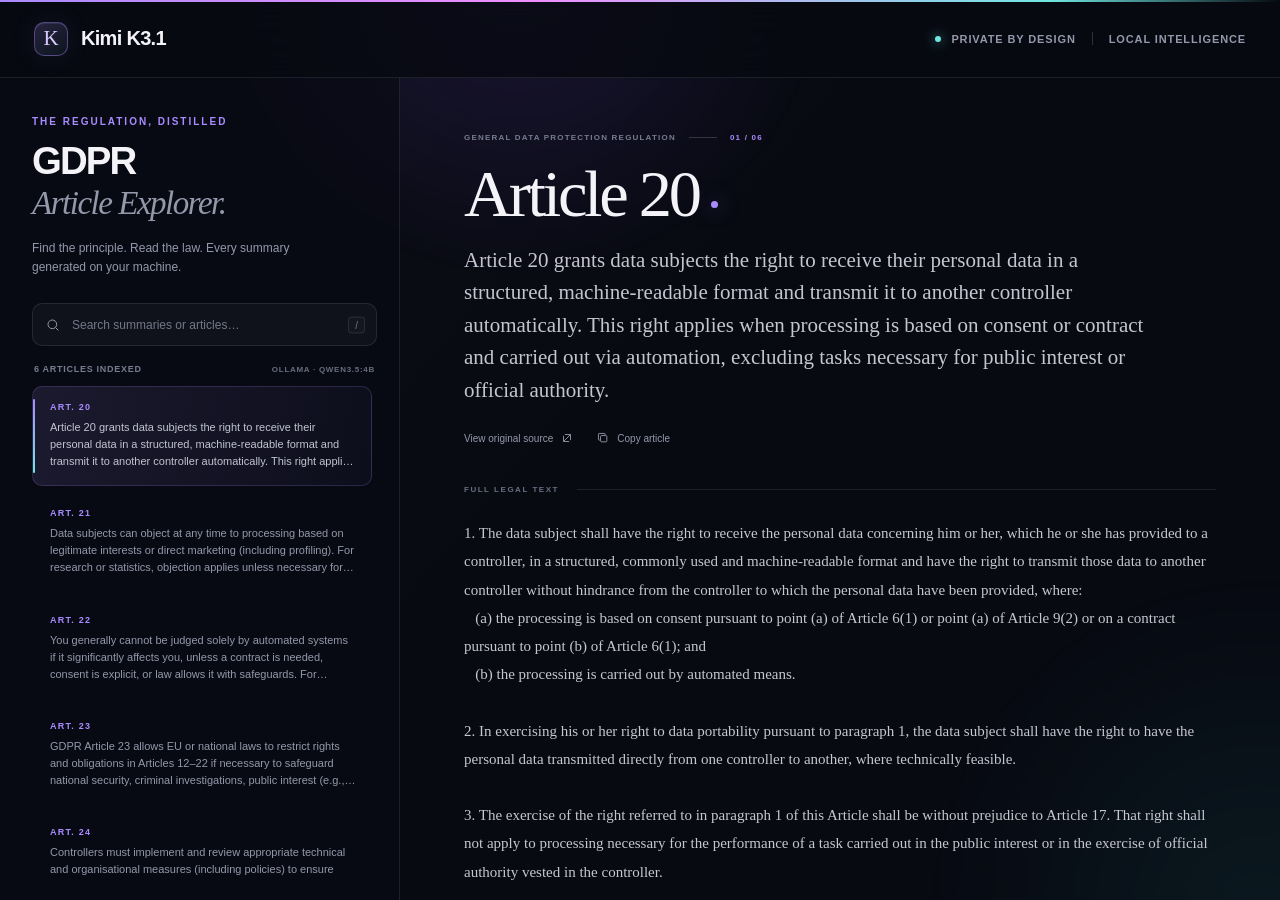
<file: day-2/vibe/kimi/index.html>
<!doctype html>
<html lang="en">
<head>
  <meta charset="utf-8">
  <meta name="viewport" content="width=device-width, initial-scale=1">
  <meta name="description" content="A private, local-AI powered explorer for the GDPR articles.">
  <title>GDPR Article Explorer — Kimi K3.1</title>
  <link rel="stylesheet" href="styles.css">
</head>
<body>
  <div class="ambient ambient-one" aria-hidden="true"></div>
  <div class="ambient ambient-two" aria-hidden="true"></div>

  <header class="masthead">
    <a class="brand" href="./" aria-label="Kimi K3.1 GDPR explorer home">
      <span class="brand-mark" aria-hidden="true">K</span>
      <span class="brand-name">Kimi K3.1</span>
    </a>
    <div class="masthead-meta">
      <span class="status-dot" aria-hidden="true"></span>
      <span>Private by design</span>
      <span class="meta-divider" aria-hidden="true"></span>
      <span>Local intelligence</span>
    </div>
  </header>

  <main class="app-shell">
    <aside class="sidebar" aria-label="GDPR article summaries">
      <section class="intro">
        <p class="eyebrow">The regulation, distilled</p>
        <h1>GDPR<br><span>Article Explorer.</span></h1>
        <p class="intro-copy">Find the principle. Read the law. Every summary generated on your machine.</p>
      </section>

      <div class="search-wrap">
        <svg class="search-icon" viewBox="0 0 24 24" fill="none" aria-hidden="true">
          <circle cx="11" cy="11" r="6.5"></circle>
          <path d="m16 16 4 4"></path>
        </svg>
        <label class="sr-only" for="search">Search article summaries</label>
        <input id="search" type="search" placeholder="Search summaries or articles…" autocomplete="off">
        <kbd aria-hidden="true">/</kbd>
      </div>

      <div class="index-meta">
        <span id="article-count">Loading articles…</span>
        <span class="local-label">OLLAMA · QWEN3.5:4B</span>
      </div>

      <nav id="article-list" class="article-list" aria-label="Select an article"></nav>
      <p id="no-results" class="no-results" hidden>No matching articles. Try another search.</p>
    </aside>

    <section id="article-detail" class="article-detail" aria-live="polite" aria-busy="true">
      <div id="loading" class="loading-state">
        <span class="loader" aria-hidden="true"></span>
        <p>Opening the regulation…</p>
      </div>

      <article id="article-content" class="article-content" hidden>
        <header class="article-header">
          <div class="article-kicker">
            <span id="chapter-label">GENERAL DATA PROTECTION REGULATION</span>
            <span class="kicker-line" aria-hidden="true"></span>
            <span id="position-label"></span>
          </div>
          <h2 id="article-title"></h2>
          <p id="article-summary" class="article-summary"></p>
          <div class="article-actions">
            <a id="source-link" class="source-link" href="https://gdpr-info.eu/" target="_blank" rel="noopener noreferrer">
              View original source
              <svg viewBox="0 0 20 20" fill="none" aria-hidden="true"><path d="M7 5h8v8M15 5l-9.5 9.5M13 15H5V7"></path></svg>
            </a>
            <button id="copy-button" class="copy-button" type="button">
              <svg viewBox="0 0 20 20" fill="none" aria-hidden="true"><rect x="6.5" y="6.5" width="9" height="9" rx="1.5"></rect><path d="M13 6.5v-2a1 1 0 0 0-1-1H4.5a1 1 0 0 0-1 1V12a1 1 0 0 0 1 1h2"></path></svg>
              <span>Copy article</span>
            </button>
          </div>
        </header>

        <div class="law-heading">
          <span>FULL LEGAL TEXT</span>
          <span class="law-rule" aria-hidden="true"></span>
        </div>
        <div id="full-article" class="legal-text"></div>

        <footer class="article-footer">
          <p>Official text via gdpr-info.eu. AI summaries are for orientation, not legal advice.</p>
          <div class="pagination">
            <button id="previous-button" type="button" aria-label="Previous article">
              <svg viewBox="0 0 20 20" fill="none" aria-hidden="true"><path d="m12.5 4.5-5 5.5 5 5.5"></path></svg>
              Previous
            </button>
            <button id="next-button" type="button" aria-label="Next article">
              Next
              <svg viewBox="0 0 20 20" fill="none" aria-hidden="true"><path d="m7.5 4.5 5 5.5-5 5.5"></path></svg>
            </button>
          </div>
        </footer>
      </article>

      <div id="error-state" class="error-state" hidden>
        <p class="eyebrow">Unable to load</p>
        <h2>The article index is missing.</h2>
        <p>Run <code>python3 scrape_gdpr.py</code>, then refresh this page.</p>
      </div>
    </section>
  </main>

  <script src="app.js"></script>
</body>
</html>
</file>
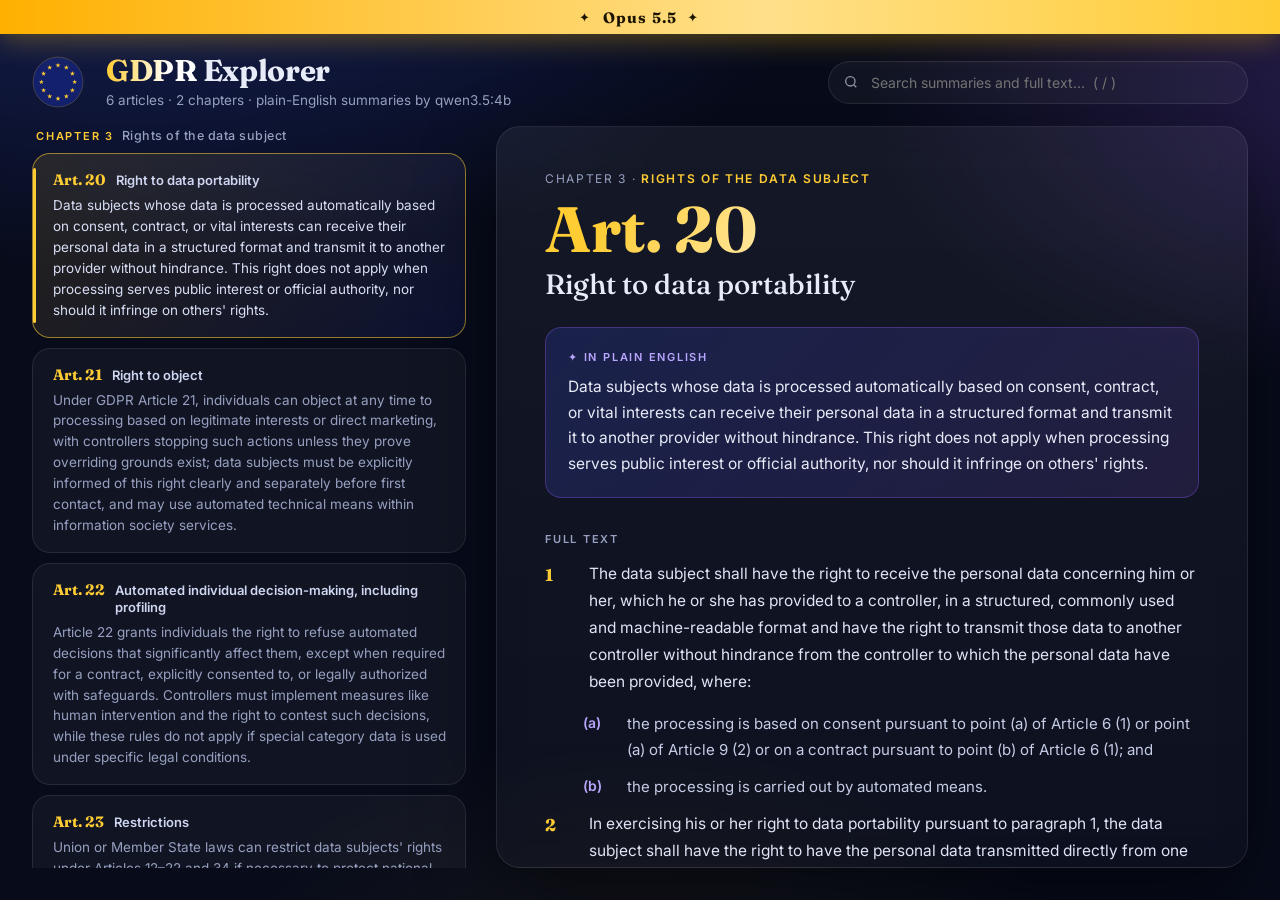
<file: day-2/vibe/opus/index.html>
<!doctype html>
<html lang="en">
<head>
<meta charset="utf-8">
<meta name="viewport" content="width=device-width, initial-scale=1">
<title>GDPR Explorer</title>
<link rel="preconnect" href="https://fonts.googleapis.com">
<link href="https://fonts.googleapis.com/css2?family=Fraunces:opsz,wght@9..144,500;9..144,700&family=Inter:wght@400;500;600&display=swap" rel="stylesheet">
<style>
:root{
  --bg:#070b1a; --bg2:#0d1430; --panel:rgba(255,255,255,.045); --panel-hi:rgba(255,255,255,.08);
  --line:rgba(255,255,255,.09); --text:#e8ecf8; --muted:#97a0c0; --gold:#ffcc33; --gold2:#ffb000;
  --blue:#3d5afe; --violet:#9b5cff; --radius:18px;
  --serif:"Fraunces",Georgia,serif; --sans:"Inter",system-ui,-apple-system,sans-serif;
}
*{box-sizing:border-box;margin:0;padding:0}
html,body{height:100%}
body{font-family:var(--sans);color:var(--text);background:var(--bg);overflow:hidden;
  background-image:radial-gradient(1200px 600px at 10% -10%,rgba(61,90,254,.28),transparent 60%),
                   radial-gradient(900px 500px at 110% 10%,rgba(155,92,255,.22),transparent 60%),
                   radial-gradient(800px 600px at 50% 120%,rgba(255,204,51,.08),transparent 60%);}
/* Opus banner */
.banner{position:relative;z-index:5;height:34px;display:flex;align-items:center;justify-content:center;gap:10px;
  font-size:13px;font-weight:600;letter-spacing:.22em;text-transform:uppercase;color:#1a1300;
  background:linear-gradient(90deg,#ffb000,#ffe08a 30%,#ffcc33 50%,#ffe08a 70%,#ffb000);background-size:200% 100%;
  animation:sheen 8s linear infinite;box-shadow:0 4px 30px rgba(255,190,0,.35)}
.banner b{font-family:var(--serif);letter-spacing:.08em;font-size:15px;text-transform:none}
@keyframes sheen{to{background-position:-200% 0}}
/* header */
header{display:flex;align-items:center;gap:22px;padding:22px 32px 18px;flex-wrap:wrap}
.stars{width:52px;height:52px;flex:none}
h1{font-family:var(--serif);font-weight:700;font-size:30px;letter-spacing:-.01em;line-height:1}
h1 span{background:linear-gradient(90deg,var(--gold),#fff 70%);-webkit-background-clip:text;background-clip:text;color:transparent}
.sub{color:var(--muted);font-size:13.5px;margin-top:6px}
.search{margin-left:auto;position:relative;flex:1;max-width:420px;min-width:220px}
.search input{width:100%;padding:12px 16px 12px 42px;border-radius:999px;border:1px solid var(--line);
  background:var(--panel);color:var(--text);font:inherit;font-size:14px;outline:none;transition:.2s}
.search input:focus{border-color:rgba(255,204,51,.6);background:var(--panel-hi);box-shadow:0 0 0 4px rgba(255,204,51,.1)}
.search svg{position:absolute;left:15px;top:50%;transform:translateY(-50%);opacity:.6}
/* layout */
main{display:grid;grid-template-columns:minmax(320px,440px) 1fr;gap:24px;padding:0 32px 28px;height:calc(100vh - 34px - 96px)}
.list{overflow-y:auto;padding-right:6px;scrollbar-width:thin;scrollbar-color:rgba(255,255,255,.15) transparent}
.chapter{font-size:11px;font-weight:600;letter-spacing:.16em;text-transform:uppercase;color:var(--gold);
  margin:18px 4px 10px;display:flex;gap:8px;align-items:center}
.chapter:first-child{margin-top:2px}
.chapter i{font-style:normal;color:var(--muted);letter-spacing:.04em;text-transform:none;font-weight:500;font-size:12.5px}
.card{position:relative;display:block;width:100%;text-align:left;font:inherit;color:inherit;cursor:pointer;
  padding:16px 18px 16px 20px;margin-bottom:10px;border-radius:var(--radius);border:1px solid var(--line);
  background:var(--panel);backdrop-filter:blur(12px);transition:transform .18s,border-color .18s,background .18s;
  animation:rise .5s both}
.card:hover{transform:translateY(-2px);background:var(--panel-hi);border-color:rgba(255,255,255,.18)}
.card.active{border-color:rgba(255,204,51,.55);background:linear-gradient(135deg,rgba(255,204,51,.12),rgba(61,90,254,.10))}
.card.active::before{content:"";position:absolute;left:0;top:14px;bottom:14px;width:3px;border-radius:3px;background:var(--gold)}
.card .top{display:flex;align-items:baseline;gap:10px;margin-bottom:6px}
.num{font-family:var(--serif);font-weight:700;font-size:15px;color:var(--gold);white-space:nowrap}
.ttl{font-size:13px;font-weight:600;color:#cfd6f2;line-height:1.3}
.card p{font-size:13.5px;line-height:1.55;color:var(--muted)}
.card.active p{color:#d8def5}
@keyframes rise{from{opacity:0;transform:translateY(8px)}}
mark{background:rgba(255,204,51,.3);color:inherit;border-radius:3px;padding:0 1px}
/* detail */
.detail{position:relative;overflow-y:auto;border-radius:24px;border:1px solid var(--line);
  background:linear-gradient(180deg,rgba(255,255,255,.06),rgba(255,255,255,.025));backdrop-filter:blur(16px);
  box-shadow:0 30px 80px rgba(0,0,0,.45)}
.detail-inner{max-width:780px;margin:0 auto;padding:44px 48px 60px;animation:fade .35s both}
@keyframes fade{from{opacity:0;transform:translateY(6px)}}
.crumb{font-size:12px;letter-spacing:.14em;text-transform:uppercase;color:var(--muted);margin-bottom:14px}
.crumb b{color:var(--gold);font-weight:600}
.big{font-family:var(--serif);font-size:64px;line-height:.9;font-weight:700;
  background:linear-gradient(120deg,var(--gold) 10%,#fff 60%);-webkit-background-clip:text;background-clip:text;color:transparent}
.detail h2{font-family:var(--serif);font-weight:500;font-size:28px;line-height:1.2;margin:10px 0 26px}
.summary{padding:20px 22px;border-radius:16px;margin-bottom:34px;font-size:15.5px;line-height:1.65;
  background:linear-gradient(135deg,rgba(61,90,254,.18),rgba(155,92,255,.12));border:1px solid rgba(155,92,255,.3)}
.summary small{display:flex;align-items:center;gap:8px;font-size:11px;font-weight:600;letter-spacing:.16em;
  text-transform:uppercase;color:#b9a6ff;margin-bottom:8px}
.label{font-size:11px;font-weight:600;letter-spacing:.16em;text-transform:uppercase;color:var(--muted);margin-bottom:14px}
.para{display:grid;grid-template-columns:38px 1fr;gap:6px;margin-bottom:16px;font-size:15.5px;line-height:1.75;color:#dfe4f6}
.para .n{font-family:var(--serif);font-weight:700;color:var(--gold);font-size:17px}
.para.sub{grid-template-columns:38px 1fr;margin-left:38px;margin-bottom:10px;font-size:15px;color:#c5cce6}
.para.sub .n{font-family:var(--sans);font-weight:600;font-size:14px;color:#b9a6ff}
.para.subsub{margin-left:76px}
.recitals{margin-top:36px;padding-top:24px;border-top:1px solid var(--line)}
.chips{display:flex;flex-wrap:wrap;gap:8px}
.chip{font-size:12.5px;padding:7px 12px;border-radius:999px;background:var(--panel);border:1px solid var(--line);color:#cfd6f2}
.chip b{color:var(--gold);margin-right:6px}
.foot{display:flex;justify-content:space-between;align-items:center;gap:12px;margin-top:36px;flex-wrap:wrap}
.btn{display:inline-flex;align-items:center;gap:8px;font:inherit;font-size:13px;font-weight:600;color:var(--text);
  padding:10px 16px;border-radius:999px;border:1px solid var(--line);background:var(--panel);cursor:pointer;text-decoration:none;transition:.2s}
.btn:hover{border-color:var(--gold);color:var(--gold)}
.empty{height:100%;display:flex;flex-direction:column;align-items:center;justify-content:center;color:var(--muted);text-align:center;padding:40px}
.close{display:none}
@media (max-width:860px){
  body{overflow:auto}
  header{padding:18px 16px 14px}
  .search{max-width:none;margin-left:0;flex-basis:100%}
  main{grid-template-columns:1fr;height:auto;padding:0 16px 24px}
  .list{overflow:visible}
  .detail{position:fixed;inset:34px 0 0;border-radius:0;z-index:4;transform:translateX(100%);transition:transform .3s;background:var(--bg2)}
  .detail.open{transform:none}
  .detail-inner{padding:28px 20px 60px}
  .big{font-size:48px}
  .close{display:inline-flex;margin-bottom:18px}
  .para.sub{margin-left:18px}.para.subsub{margin-left:36px}
}
</style>
</head>
<body>
<div class="banner"><span>✦</span><b>Opus 5.5</b><span>✦</span></div>
<header>
  <svg class="stars" viewBox="0 0 100 100" aria-hidden="true">
    <circle cx="50" cy="50" r="48" fill="#13206b" stroke="rgba(255,204,51,.4)"/>
    <g fill="#ffcc33" id="ring"></g>
  </svg>
  <div>
    <h1><span>GDPR</span> Explorer</h1>
    <div class="sub" id="sub">General Data Protection Regulation · plain-English summaries by qwen3.5:4b</div>
  </div>
  <label class="search">
    <svg width="16" height="16" viewBox="0 0 24 24" fill="none" stroke="currentColor" stroke-width="2"><circle cx="11" cy="11" r="7"/><path d="m20 20-3.5-3.5"/></svg>
    <input id="q" type="search" placeholder="Search summaries and full text…  ( / )" autocomplete="off">
  </label>
</header>
<main>
  <nav class="list" id="list" aria-label="Articles"></nav>
  <section class="detail" id="detail"><div class="empty">Select an article on the left.</div></section>
</main>
<script>
// EU circle of stars
(() => { const g = document.getElementById('ring'); let s = '';
  for (let i = 0; i < 12; i++) { const a = i / 12 * 2 * Math.PI, x = 50 + 32 * Math.sin(a), y = 50 - 32 * Math.cos(a);
    s += `<polygon transform="translate(${x} ${y}) scale(5)" points="0,-1 .22,-.31 .95,-.31 .36,.12 .59,.81 0,.38 -.59,.81 -.36,.12 -.95,-.31 -.22,-.31"/>`; }
  g.innerHTML = s; })();

let ARTS = [], current = null;
const $ = id => document.getElementById(id);
const esc = s => (s || '').replace(/[&<>"]/g, c => ({'&':'&amp;','<':'&lt;','>':'&gt;','"':'&quot;'}[c]));
const hl = (s, q) => q ? esc(s).replace(new RegExp('(' + q.replace(/[.*+?^${}()|[\]\\]/g, '\\$&') + ')', 'gi'), '<mark>$1</mark>') : esc(s);

fetch('gdpr.json').then(r => r.json()).then(d => {
  ARTS = d.GDPR;
  const ch = new Set(ARTS.map(a => a.chapter).filter(Boolean)).size;
  $('sub').textContent = `${ARTS.length} articles · ${ch} chapter${ch === 1 ? '' : 's'} · plain-English summaries by qwen3.5:4b`;
  renderList();
  const m = location.hash.match(/art-(\d+)/);
  select(m ? +m[1] : ARTS[0].number, false);
});

function renderList() {
  const q = $('q').value.trim(), ql = q.toLowerCase();
  let html = '', lastCh = null, i = 0;
  for (const a of ARTS) {
    if (ql && !(a.summary + a.title + a.full_article + a.article).toLowerCase().includes(ql)) continue;
    if (a.chapter !== lastCh) { lastCh = a.chapter;
      html += `<div class="chapter">${esc(a.chapter || 'GDPR')} <i>${esc(a.chapter_title || '')}</i></div>`; }
    html += `<button class="card${a.number === current ? ' active' : ''}" data-n="${a.number}" style="animation-delay:${Math.min(i++, 20) * 30}ms">
      <div class="top"><span class="num">${esc(a.article)}</span><span class="ttl">${hl(a.title, q)}</span></div>
      <p>${hl(a.summary, q)}</p></button>`;
  }
  $('list').innerHTML = html || '<div class="empty">No articles match.</div>';
}

function formatArticle(text) {
  return text.split('\n').map(line => {
    const depth = (line.match(/^ */)[0].length) / 4, t = line.trim();
    const m = t.match(/^(\d+\.|\([a-z]+\))\s+(.*)$/);
    if (!m) { // continuation text after a sub-list: align with its parent item's text
      const d = Math.max(0, depth - 1), c = d === 0 ? 'para' : d === 1 ? 'para sub' : 'para sub subsub';
      return `<div class="${c}"><span class="n"></span><span>${linkify(esc(t))}</span></div>`; }
    const cls = depth === 0 ? 'para' : depth === 1 ? 'para sub' : 'para sub subsub';
    return `<div class="${cls}"><span class="n">${m[1].replace('.', '')}</span><span>${linkify(esc(m[2]))}</span></div>`;
  }).join('');
}
// make "Article 9" clickable when we have it
const linkify = s => s.replace(/Article (\d+)/g, (w, n) => ARTS.some(a => a.number === +n)
  ? `<a href="#art-${n}" style="color:var(--gold)">${w}</a>` : w);

function select(n, scroll = true) {
  const a = ARTS.find(x => x.number === n); if (!a) return;
  current = n; history.replaceState(null, '', '#art-' + n);
  document.querySelectorAll('.card').forEach(c => c.classList.toggle('active', +c.dataset.n === n));
  const idx = ARTS.indexOf(a), prev = ARTS[idx - 1], next = ARTS[idx + 1];
  const recs = (a.recitals || []).map(r => { const m = r.match(/\(\s*(\d+)\s*\)\s*(.*)/);
    return m ? `<span class="chip"><b>${m[1]}</b>${esc(m[2])}</span>` : `<span class="chip">${esc(r)}</span>`; }).join('');
  $('detail').innerHTML = `<div class="detail-inner">
    <button class="btn close" onclick="$('detail').classList.remove('open')">← All articles</button>
    <div class="crumb">${esc(a.chapter || '')} · <b>${esc(a.chapter_title || '')}</b></div>
    <div class="big">${esc(a.article)}</div>
    <h2>${esc(a.title)}</h2>
    <div class="summary"><small>✦ In plain English</small>${esc(a.summary)}</div>
    <div class="label">Full text</div>
    ${formatArticle(a.full_article)}
    ${recs ? `<div class="recitals"><div class="label">Suitable recitals</div><div class="chips">${recs}</div></div>` : ''}
    <div class="foot">
      <span>${prev ? `<button class="btn" onclick="select(${prev.number})">← ${esc(prev.article)}</button>` : ''}</span>
      <a class="btn" href="${esc(a.url)}" target="_blank" rel="noopener">View on gdpr-info.eu ↗</a>
      <span>${next ? `<button class="btn" onclick="select(${next.number})">${esc(next.article)} →</button>` : ''}</span>
    </div></div>`;
  $('detail').scrollTop = 0;
  if (scroll) { $('detail').classList.add('open');
    document.querySelector('.card.active')?.scrollIntoView({block: 'nearest', behavior: 'smooth'}); }
}

$('list').addEventListener('click', e => { const c = e.target.closest('.card'); if (c) select(+c.dataset.n); });
$('q').addEventListener('input', renderList);
window.addEventListener('hashchange', () => { const m = location.hash.match(/art-(\d+)/); if (m && +m[1] !== current) select(+m[1]); });
document.addEventListener('keydown', e => {
  if (e.key === '/' && document.activeElement !== $('q')) { e.preventDefault(); $('q').focus(); return; }
  if (e.key === 'Escape') { $('detail').classList.remove('open'); $('q').blur(); }
  if (!['ArrowDown', 'ArrowUp', 'j', 'k'].includes(e.key) || document.activeElement === $('q')) return;
  const cards = [...document.querySelectorAll('.card')], i = cards.findIndex(c => +c.dataset.n === current);
  const nxt = cards[i + (e.key === 'ArrowDown' || e.key === 'j' ? 1 : -1)];
  if (nxt) { e.preventDefault(); select(+nxt.dataset.n); }
});
</script>
</body>
</html>
</file>
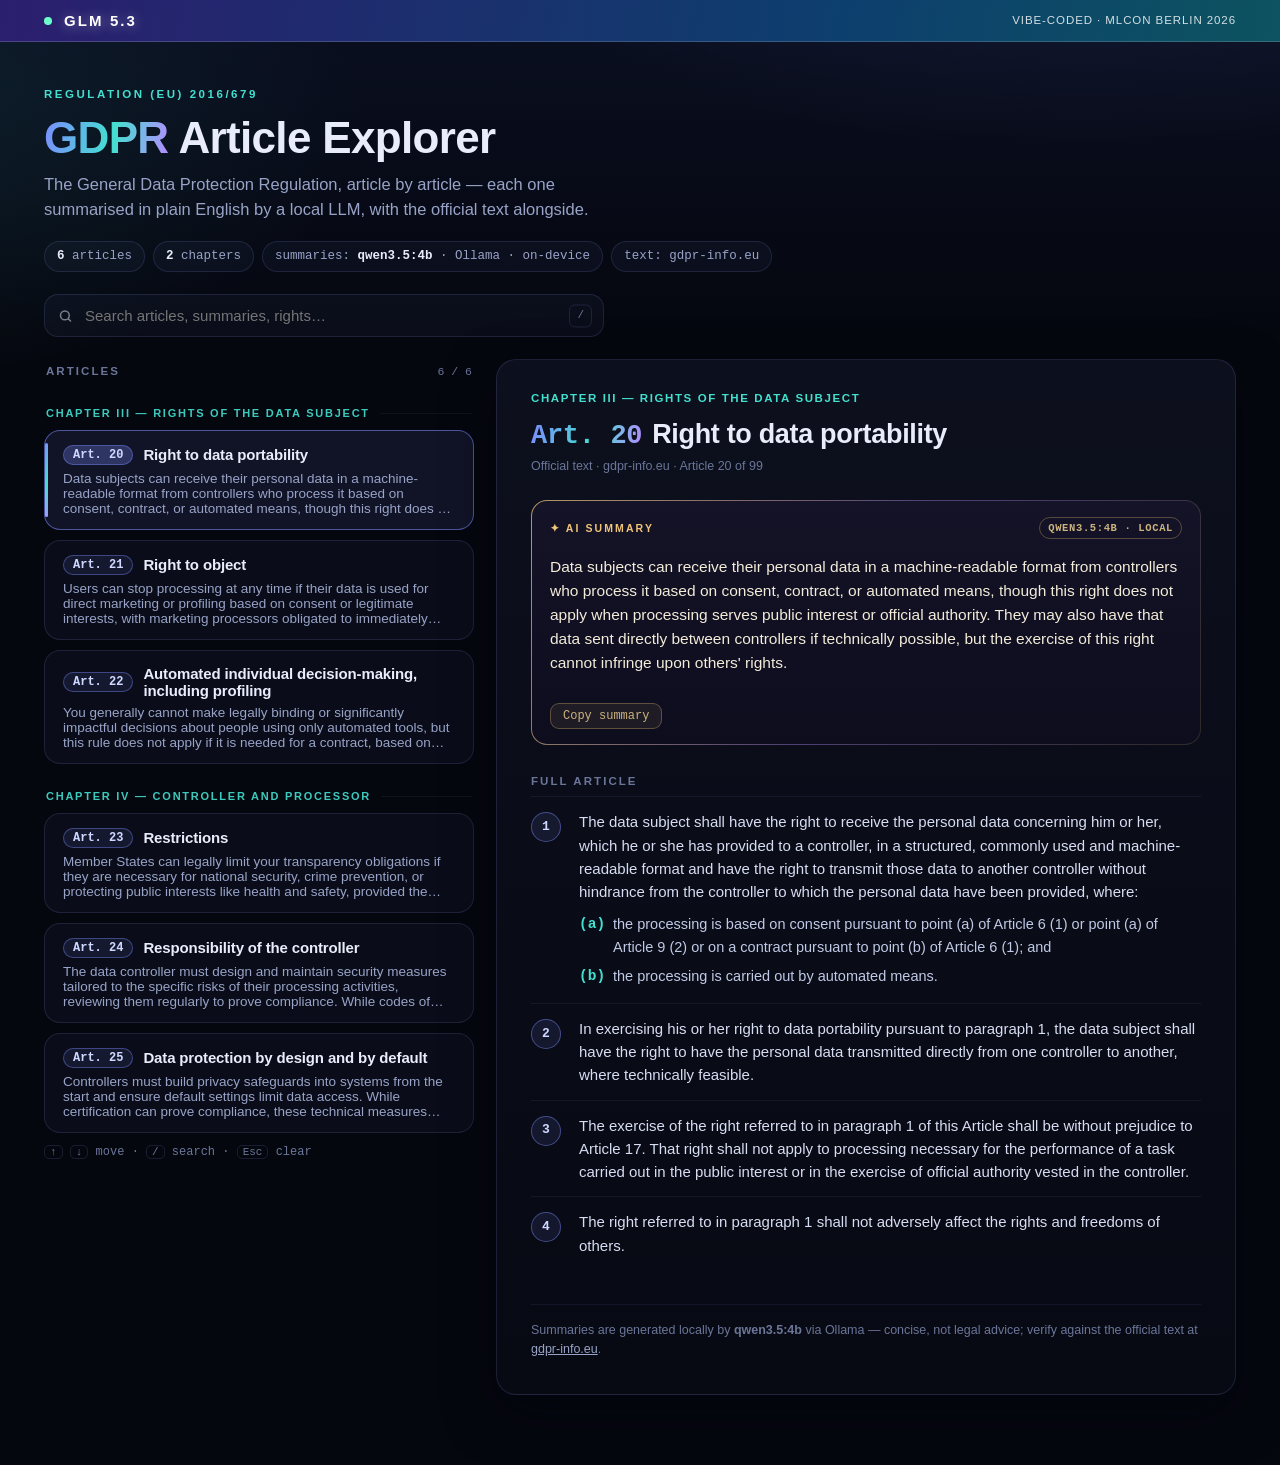
<file: day-2/vibe/glm/site/index.html>
<!doctype html>
<html lang="en">
<head>
<meta charset="utf-8">
<meta name="viewport" content="width=device-width, initial-scale=1">
<title>GDPR Article Explorer · GLM 5.3</title>
<style>
  :root {
    --bg0: #05070f;
    --bg1: #0a0f21;
    --panel: rgba(146, 160, 255, 0.045);
    --panel-hover: rgba(146, 160, 255, 0.085);
    --line: rgba(148, 163, 255, 0.14);
    --line-soft: rgba(148, 163, 255, 0.08);
    --text: #e9edfb;
    --muted: #98a3c7;
    --faint: #6b7699;
    --a1: #7c8cff;   /* indigo */
    --a2: #43e0d0;   /* teal   */
    --a3: #b48bff;   /* violet */
    --gold: #f0c579;
    --grad: linear-gradient(100deg, var(--a1), var(--a2) 55%, var(--a3));
    --mono: ui-monospace, "SF Mono", SFMono-Regular, Menlo, Consolas, monospace;
    --sans: -apple-system, BlinkMacSystemFont, "Segoe UI", Roboto, Inter, "Helvetica Neue", Arial, sans-serif;
    --shadow: 0 18px 50px rgba(2, 4, 12, 0.55);
  }
  * { box-sizing: border-box; }
  html { scrollbar-color: rgba(124,140,255,.35) transparent; }
  body {
    margin: 0; font-family: var(--sans); color: var(--text);
    background:
      radial-gradient(1100px 500px at 85% -10%, rgba(124, 140, 255, 0.13), transparent 60%),
      radial-gradient(900px 480px at -10% 8%, rgba(67, 224, 208, 0.09), transparent 55%),
      linear-gradient(180deg, var(--bg1), var(--bg0) 340px);
    background-color: var(--bg0);
    min-height: 100vh; line-height: 1.55;
  }

  /* ── GLM 5.3 banner ─────────────────────────────────────────── */
  .banner {
    position: sticky; top: 0; z-index: 40;
    background: linear-gradient(100deg, #2b1e6e, #0d3f6e 30%, #0c5f57 55%, #45126b 85%, #2b1e6e);
    background-size: 220% 100%;
    animation: bannerflow 14s linear infinite;
    border-bottom: 1px solid rgba(255, 255, 255, 0.16);
  }
  @keyframes bannerflow { to { background-position: 220% 0; } }
  .banner-inner {
    max-width: 1240px; margin: 0 auto; padding: 9px 24px;
    display: flex; align-items: center; gap: 12px;
  }
  .banner .wordmark {
    font-weight: 800; font-size: 15px; letter-spacing: 0.14em;
    color: #fff; text-shadow: 0 1px 12px rgba(255, 255, 255, 0.45);
    white-space: nowrap;
  }
  .banner .pulse {
    width: 8px; height: 8px; border-radius: 50%; background: #6dffc9;
    box-shadow: 0 0 0 0 rgba(109, 255, 201, 0.7); animation: pulse 2.2s infinite; flex: none;
  }
  @keyframes pulse { 70% { box-shadow: 0 0 0 9px rgba(109, 255, 201, 0); } 100% { box-shadow: 0 0 0 0 rgba(109, 255, 201, 0); } }
  .banner .tag {
    margin-left: auto; font-size: 11.5px; letter-spacing: 0.08em; text-transform: uppercase;
    color: rgba(255, 255, 255, 0.82); white-space: nowrap;
  }
  @media (max-width: 640px) { .banner .tag span.opt { display: none; } }

  /* ── header ─────────────────────────────────────────────────── */
  .wrap { max-width: 1240px; margin: 0 auto; padding: 0 24px 72px; }
  header.hero { padding: 44px 0 22px; }
  .hero .eyebrow {
    font-size: 11.5px; font-weight: 700; letter-spacing: 0.22em; text-transform: uppercase;
    color: var(--a2); margin: 0 0 10px;
  }
  .hero h1 {
    margin: 0 0 10px; font-size: clamp(28px, 4.4vw, 44px); line-height: 1.08;
    font-weight: 800; letter-spacing: -0.015em;
  }
  .hero h1 .gdpr { background: var(--grad); -webkit-background-clip: text; background-clip: text; color: transparent; }
  .hero .lede { margin: 0 0 18px; color: var(--muted); font-size: 16.5px; max-width: 62ch; }
  .chips { display: flex; flex-wrap: wrap; gap: 8px; margin-bottom: 22px; }
  .chip {
    font-size: 12.5px; color: var(--muted); padding: 5px 12px; border-radius: 999px;
    border: 1px solid var(--line); background: var(--panel); font-family: var(--mono);
  }
  .chip b { color: var(--text); font-weight: 600; }

  .searchrow { position: relative; max-width: 560px; }
  .searchrow svg { position: absolute; left: 14px; top: 50%; transform: translateY(-50%); opacity: .5; }
  #search {
    width: 100%; padding: 12px 88px 12px 40px; border-radius: 14px;
    border: 1px solid var(--line); background: var(--panel); color: var(--text);
    font-size: 15px; font-family: var(--sans); outline: none; transition: border .15s, box-shadow .15s;
  }
  #search:focus { border-color: var(--a1); box-shadow: 0 0 0 4px rgba(124, 140, 255, 0.18); }
  .kbd {
    position: absolute; right: 12px; top: 50%; transform: translateY(-50%);
    font-family: var(--mono); font-size: 11px; color: var(--faint);
    border: 1px solid var(--line); border-radius: 6px; padding: 2px 7px; pointer-events: none;
  }

  /* ── layout ─────────────────────────────────────────────────── */
  .layout { display: grid; grid-template-columns: minmax(340px, 430px) 1fr; gap: 22px; align-items: start; }
  @media (max-width: 920px) { .layout { grid-template-columns: 1fr; } .detail { display: none; } .detail.open { display: block; } }

  .pane-title {
    font-size: 11.5px; font-weight: 700; letter-spacing: 0.18em; text-transform: uppercase;
    color: var(--faint); margin: 4px 2px 10px; display: flex; justify-content: space-between; align-items: baseline;
  }
  .pane-title .n { font-family: var(--mono); letter-spacing: 0; font-weight: 500; }

  /* ── article list ───────────────────────────────────────────── */
  .list { display: flex; flex-direction: column; gap: 10px; }
  .group {
    font-size: 11px; font-weight: 700; letter-spacing: 0.16em; text-transform: uppercase;
    color: var(--a2); opacity: .9; margin: 14px 2px -2px; display: flex; align-items: center; gap: 10px;
  }
  .group::after { content: ""; height: 1px; flex: 1; background: var(--line-soft); }
  .card {
    position: relative; text-align: left; cursor: pointer; width: 100%;
    border: 1px solid var(--line); background: var(--panel); border-radius: 16px;
    padding: 14px 16px 13px 18px; color: var(--text); font-family: var(--sans);
    transition: background .15s, border-color .15s, transform .15s;
  }
  .card:hover { background: var(--panel-hover); border-color: rgba(148, 163, 255, 0.3); transform: translateY(-1px); }
  .card.sel { background: rgba(124, 140, 255, 0.1); border-color: rgba(124, 140, 255, 0.55); }
  .card.sel::before {
    content: ""; position: absolute; left: 0; top: 12px; bottom: 12px; width: 3px;
    border-radius: 3px; background: var(--grad);
  }
  .card .row1 { display: flex; align-items: center; gap: 10px; margin-bottom: 6px; }
  .artno {
    font-family: var(--mono); font-size: 12px; font-weight: 600; color: #cfd8ff;
    padding: 2px 9px; border-radius: 999px; border: 1px solid rgba(124, 140, 255, 0.4);
    background: rgba(124, 140, 255, 0.1); white-space: nowrap;
  }
  .card.sel .artno { background: rgba(124, 140, 255, 0.28); }
  .card .t { font-weight: 650; font-size: 15px; letter-spacing: -0.01em; }
  .card .s {
    color: var(--muted); font-size: 13.5px; display: -webkit-box;
    -webkit-line-clamp: 3; -webkit-box-orient: vertical; overflow: hidden;
  }
  .card .s mark, .sumcard .body mark { background: rgba(67, 224, 208, 0.22); color: #d9fff8; border-radius: 3px; padding: 0 2px; }
  .empty { color: var(--faint); padding: 28px 6px; text-align: center; font-size: 14px; }

  /* ── detail ─────────────────────────────────────────────────── */
  .detail { position: sticky; top: 76px; }
  .back {
    display: none; margin-bottom: 12px; font-size: 13px; color: var(--a2); background: none;
    border: none; cursor: pointer; padding: 0; font-family: var(--sans);
  }
  @media (max-width: 920px) { .back { display: inline-flex; gap: 6px; align-items: center; } .detail { position: static; } }
  .paper {
    border: 1px solid var(--line); border-radius: 20px; background: linear-gradient(180deg, rgba(146,160,255,.06), rgba(146,160,255,.02));
    box-shadow: var(--shadow); padding: 30px 34px 34px; animation: rise .28s ease both;
  }
  @keyframes rise { from { opacity: 0; transform: translateY(8px); } to { opacity: 1; transform: none; } }
  .paper .chapter { font-size: 11.5px; letter-spacing: 0.14em; text-transform: uppercase; color: var(--a2); font-weight: 700; margin: 0 0 10px; }
  .paper h2 { margin: 0 0 4px; font-size: clamp(21px, 2.6vw, 27px); line-height: 1.22; letter-spacing: -0.012em; font-weight: 750; }
  .paper h2 .no {
    font-family: var(--mono); background: var(--grad); -webkit-background-clip: text; background-clip: text;
    color: transparent; margin-right: 10px; font-weight: 700;
  }
  .paper .src { color: var(--faint); font-size: 12.5px; margin: 2px 0 0; }

  .sumcard {
    margin: 24px 0 8px; border-radius: 16px; padding: 1px; background: linear-gradient(120deg, rgba(240,197,121,.75), rgba(180,139,255,.4), rgba(240,197,121,.15));
  }
  .sumcard > .inner { border-radius: 15px; background: linear-gradient(180deg, #141327, #0e0d1e); padding: 16px 18px 15px; }
  .sumcard .microlabel {
    display: flex; align-items: center; gap: 8px; font-size: 10.5px; font-weight: 800;
    letter-spacing: 0.2em; text-transform: uppercase; color: var(--gold); margin-bottom: 8px;
  }
  .sumcard .microlabel .model {
    margin-left: auto; letter-spacing: 0.06em; font-weight: 600; font-family: var(--mono);
    color: #cbb37e; border: 1px solid rgba(240, 197, 121, 0.3); padding: 2px 8px; border-radius: 999px; font-size: 10.5px;
  }
  .sumcard .body { font-size: 15.5px; color: #f3ecd9; }
  .copybtn {
    margin-top: 12px; font-size: 12px; color: #cbb37e; background: rgba(240, 197, 121, 0.08);
    border: 1px solid rgba(240, 197, 121, 0.3); border-radius: 9px; padding: 5px 12px; cursor: pointer;
    font-family: var(--mono); transition: background .15s;
  }
  .copybtn:hover { background: rgba(240, 197, 121, 0.18); }

  .fulllabel { font-size: 11.5px; letter-spacing: 0.18em; text-transform: uppercase; color: var(--faint); font-weight: 700; margin: 28px 0 6px; }
  .para { display: grid; grid-template-columns: 34px 1fr; gap: 14px; padding: 13px 0; border-top: 1px solid var(--line-soft); }
  .para:first-of-type { border-top: none; }
  .para .num {
    width: 30px; height: 30px; border-radius: 50%; display: flex; align-items: center; justify-content: center;
    font-family: var(--mono); font-size: 13px; font-weight: 700; color: #cfd8ff;
    border: 1px solid rgba(124, 140, 255, 0.45); background: rgba(124, 140, 255, 0.1); margin-top: 2px;
  }
  .para .ptext { font-size: 15px; color: #d7ddf3; max-width: 74ch; }
  .subps { margin: 10px 0 2px; display: flex; flex-direction: column; gap: 7px; }
  .subp { display: grid; grid-template-columns: 26px 1fr; gap: 8px; font-size: 14.5px; color: #c0c9e6; max-width: 72ch; }
  .subp .lid { font-family: var(--mono); color: var(--a2); font-weight: 600; }

  footer { margin-top: 34px; color: var(--faint); font-size: 12.5px; border-top: 1px solid var(--line-soft); padding-top: 16px; }
  footer a { color: var(--muted); }
  .hint { color: var(--faint); font-size: 12px; margin-top: 10px; font-family: var(--mono); }
  kbd.h { border: 1px solid var(--line); border-radius: 5px; padding: 0 5px; font-size: 11px; }

  .fatal { padding: 60px 20px; text-align: center; color: var(--muted); }
  .fatal b { color: var(--text); }
</style>
</head>
<body>

<div class="banner" role="banner">
  <div class="banner-inner">
    <span class="pulse" aria-hidden="true"></span>
    <span class="wordmark">GLM&nbsp;5.3</span>
    <span class="tag"><span class="opt">vibe-coded&nbsp;·&nbsp;</span>MLCon Berlin 2026</span>
  </div>
</div>

<div class="wrap">
  <header class="hero">
    <p class="eyebrow">Regulation (EU) 2016/679</p>
    <h1><span class="gdpr">GDPR</span> Article Explorer</h1>
    <p class="lede">The General Data Protection Regulation, article by article — each one summarised in plain English by a local LLM, with the official text alongside.</p>
    <div class="chips">
      <span class="chip"><b id="stat-articles">…</b> articles</span>
      <span class="chip"><b id="stat-chapters">…</b> chapters</span>
      <span class="chip">summaries: <b>qwen3.5:4b</b> · Ollama · on-device</span>
      <span class="chip">text: gdpr-info.eu</span>
    </div>
    <div class="searchrow">
      <svg width="15" height="15" viewBox="0 0 24 24" fill="none" stroke="currentColor" stroke-width="2.4" stroke-linecap="round"><circle cx="11" cy="11" r="7"/><path d="M20 20l-3.5-3.5"/></svg>
      <input id="search" type="search" placeholder="Search articles, summaries, rights…" autocomplete="off" spellcheck="false" aria-label="Search articles">
      <span class="kbd">/</span>
    </div>
  </header>

  <div class="layout">
    <div>
      <div class="pane-title"><span>Articles</span><span class="n" id="listcount"></span></div>
      <div class="list" id="list" role="list"></div>
      <p class="hint"><kbd class="h">↑</kbd> <kbd class="h">↓</kbd> move · <kbd class="h">/</kbd> search · <kbd class="h">Esc</kbd> clear</p>
    </div>

    <section class="detail" id="detail" aria-live="polite"></section>
  </div>
</div>

<script>
"use strict";

const state = { items: [], q: "", sel: 0 };
const $ = (id) => document.getElementById(id);
const esc = (s) => s.replace(/[&<>"']/g, (c) => ({ "&": "&amp;", "<": "&lt;", ">": "&gt;", '"': "&quot;", "'": "&#39;" }[c]));
const rxEscape = (s) => s.replace(/[.*+?^${}()|[\]\\]/g, "\\$&");

function hilite(escaped, q) {
  if (q.length < 2) return escaped;
  try { return escaped.replace(new RegExp("(" + rxEscape(esc(q)) + ")", "gi"), "<mark>$1</mark>"); }
  catch (e) { return escaped; }
}

// full_article text → [{num, text, subs:[{id,text}]}]
function parseArticle(text) {
  const paras = [];
  for (const raw of text.split("\n")) {
    const ln = raw.trim();
    if (!ln) continue;
    let m = ln.match(/^(\d+)\.\s+(.*)$/);
    if (m) { paras.push({ num: m[1], text: m[2], subs: [] }); continue; }
    m = ln.match(/^\(([a-z])\)\s+(.*)$/);
    if (m && paras.length) { paras[paras.length - 1].subs.push({ id: m[1], text: m[2] }); continue; }
    if (paras.length) { const p = paras[paras.length - 1]; p.text += " " + ln; }
    else paras.push({ num: null, text: ln, subs: [] });
  }
  return paras;
}

function visibleItems() {
  const q = state.q.trim().toLowerCase();
  return state.items
    .map((a, i) => ({ a, i }))
    .filter(({ a }) => !q || (a.article + " " + a.title + " " + a.summary + " " + a.chapter).toLowerCase().includes(q));
}

function renderList() {
  const q = state.q.trim();
  const vis = visibleItems();
  $("listcount").textContent = vis.length + " / " + state.items.length;
  const el = $("list");
  if (!vis.length) {
    el.innerHTML = '<p class="empty">No article matches “' + esc(q) + '”.<br>Try “portability”, “profiling”, “controller”…</p>';
    return;
  }
  let html = "", lastChapter = null;
  for (const { a, i } of vis) {
    if (a.chapter !== lastChapter) { html += '<div class="group">' + esc(a.chapter) + "</div>"; lastChapter = a.chapter; }
    html +=
      '<button class="card' + (i === state.sel ? " sel" : "") + '" role="listitem" data-i="' + i + '" aria-pressed="' + (i === state.sel) + '">' +
        '<span class="row1"><span class="artno">' + esc(a.article) + '</span><span class="t">' + hilite(esc(a.title), q) + "</span></span>" +
        '<span class="s">' + hilite(esc(a.summary), q) + "</span>" +
      "</button>";
  }
  el.innerHTML = html;
  el.querySelectorAll(".card").forEach((c) => c.addEventListener("click", () => select(+c.dataset.i, true)));
}

function renderDetail() {
  const a = state.items[state.sel];
  if (!a) { $("detail").innerHTML = ""; return; }
  const paras = parseArticle(a.full_article);
  let body = "";
  for (const p of paras) {
    body += '<div class="para">';
    body += p.num ? '<div class="num">' + esc(p.num) + "</div>" : "<div></div>";
    body += '<div><div class="ptext">' + esc(p.text) + "</div>";
    if (p.subs.length) {
      body += '<div class="subps">' + p.subs.map((s) =>
        '<div class="subp"><span class="lid">(' + esc(s.id) + ')</span><span>' + esc(s.text) + "</span></div>").join("") + "</div>";
    }
    body += "</div></div>";
  }
  $("detail").innerHTML =
    '<button class="back" onclick="document.querySelector(\'.layout\').scrollIntoView()">&larr; All articles</button>' +
    '<article class="paper">' +
      '<p class="chapter">' + esc(a.chapter) + "</p>" +
      '<h2><span class="no">' + esc(a.article) + "</span>" + esc(a.title) + "</h2>" +
      '<p class="src">Official text · gdpr-info.eu · Article ' + esc(a.article.replace(/\D/g, "")) + " of 99</p>" +
      '<div class="sumcard"><div class="inner">' +
        '<div class="microlabel">✦ AI summary<span class="model">qwen3.5:4b · local</span></div>' +
        '<p class="body">' + esc(a.summary) + "</p>" +
        '<button class="copybtn" id="copybtn">Copy summary</button>' +
      "</div></div>" +
      '<p class="fulllabel">Full article</p>' + body +
      "<footer>Summaries are generated locally by <b>qwen3.5:4b</b> via Ollama — concise, not legal advice; verify against the official text at <a href=\"https://gdpr-info.eu\" target=\"_blank\" rel=\"noopener\">gdpr-info.eu</a>.</footer>" +
    "</article>";
  const btn = $("copybtn");
  btn.addEventListener("click", () => {
    navigator.clipboard.writeText(a.article + " — " + a.title + ": " + a.summary).then(() => {
      btn.textContent = "Copied ✓"; setTimeout(() => (btn.textContent = "Copy summary"), 1400);
    }).catch(() => {});
  });
  if (window.innerWidth <= 920) $("detail").classList.add("open");
}

function select(i, fromUser) {
  state.sel = i;
  renderList(); renderDetail();
  const card = document.querySelector('.card[data-i="' + i + '"]');
  if (card && fromUser) card.scrollIntoView({ block: "nearest" });
  history.replaceState(null, "", "#art-" + state.items[i].article.replace(/\D/g, ""));
}

function move(dir) {
  const vis = visibleItems().map(({ i }) => i);
  if (!vis.length) return;
  let pos = vis.indexOf(state.sel);
  if (pos === -1) pos = dir > 0 ? -1 : 0;
  const next = vis[Math.min(vis.length - 1, Math.max(0, pos + dir))];
  select(next, true);
}

fetch("gdpr.json")
  .then((r) => { if (!r.ok) throw new Error(r.status); return r.json(); })
  .then((data) => {
    state.items = data.GDPR || [];
    $("stat-articles").textContent = state.items.length;
    $("stat-chapters").textContent = new Set(state.items.map((a) => a.chapter)).size;
    const hashArt = (location.hash.match(/^#art-(\d+)/) || [])[1];
    const start = Math.max(0, state.items.findIndex((a) => a.article === "Art. " + hashArt));
    renderList(); select(start === -1 ? 0 : start, false);
  })
  .catch(() => {
    document.querySelector(".layout").innerHTML =
      '<div class="fatal"><b>Could not load gdpr.json.</b><br>Generate it first: <code>python3 scrape_gdpr.py</code></div>';
  });

$("search").addEventListener("input", (e) => { state.q = e.target.value; renderList(); });
$("search").addEventListener("keydown", (e) => { if (e.key === "Escape") { e.target.value = ""; state.q = ""; renderList(); } });
document.addEventListener("keydown", (e) => {
  if (e.key === "/" && document.activeElement !== $("search")) { e.preventDefault(); $("search").focus(); return; }
  if (document.activeElement === $("search")) { if (e.key === "ArrowDown") { e.preventDefault(); move(1); } return; }
  if (e.key === "ArrowDown" || e.key === "ArrowUp") { e.preventDefault(); move(e.key === "ArrowDown" ? 1 : -1); }
  if (e.key === "Escape" && window.innerWidth <= 920) $("detail").classList.remove("open");
});
</script>
</body>
</html>
</file>
<file: day-2/vibe/kimi/styles.css>
:root {
  color-scheme: dark;
  --ink: #080a12;
  --panel: rgba(16, 19, 31, 0.84);
  --panel-solid: #10131f;
  --line: rgba(255, 255, 255, 0.09);
  --line-bright: rgba(255, 255, 255, 0.16);
  --text: #f4f3f8;
  --muted: #9498aa;
  --soft: #c2c4d0;
  --violet: #a98bff;
  --pink: #ef8fff;
  --cyan: #6fe7e1;
  --serif: "Iowan Old Style", "Palatino Linotype", "Book Antiqua", Palatino, Georgia, serif;
  --sans: Inter, ui-sans-serif, -apple-system, BlinkMacSystemFont, "Segoe UI", sans-serif;
}

* { box-sizing: border-box; }

html { scroll-behavior: smooth; }

body {
  margin: 0;
  min-width: 320px;
  min-height: 100vh;
  color: var(--text);
  background: var(--ink);
  font-family: var(--sans);
  -webkit-font-smoothing: antialiased;
}

button, input { font: inherit; }
button, a { -webkit-tap-highlight-color: transparent; }
button { color: inherit; }

.ambient {
  position: fixed;
  z-index: 0;
  border-radius: 50%;
  filter: blur(2px);
  pointer-events: none;
}

.ambient-one {
  width: 650px;
  height: 650px;
  top: -360px;
  left: 15%;
  background: radial-gradient(circle, rgba(134, 79, 255, 0.14), transparent 68%);
}

.ambient-two {
  width: 700px;
  height: 700px;
  right: -330px;
  bottom: -360px;
  background: radial-gradient(circle, rgba(45, 196, 190, 0.08), transparent 68%);
}

.masthead {
  position: relative;
  z-index: 10;
  height: 78px;
  padding: 0 34px;
  display: flex;
  align-items: center;
  justify-content: space-between;
  border-bottom: 1px solid var(--line);
  background: rgba(8, 10, 18, 0.82);
  backdrop-filter: blur(20px);
}

.masthead::before {
  content: "";
  position: absolute;
  inset: 0 0 auto;
  height: 2px;
  background: linear-gradient(90deg, var(--violet), var(--pink) 42%, var(--cyan) 82%, transparent);
}

.brand {
  display: inline-flex;
  gap: 13px;
  align-items: center;
  color: var(--text);
  text-decoration: none;
}

.brand-mark {
  width: 34px;
  height: 34px;
  display: grid;
  place-items: center;
  border: 1px solid rgba(169, 139, 255, 0.4);
  border-radius: 10px;
  background: linear-gradient(145deg, rgba(169, 139, 255, 0.2), rgba(111, 231, 225, 0.06));
  color: #d8caff;
  font-family: var(--serif);
  font-size: 21px;
  box-shadow: inset 0 1px 0 rgba(255,255,255,0.08), 0 0 28px rgba(169,139,255,0.08);
}

.brand-name {
  font-size: 20px;
  font-weight: 650;
  letter-spacing: -0.035em;
}

.masthead-meta {
  display: flex;
  align-items: center;
  gap: 10px;
  color: var(--muted);
  font-size: 11px;
  font-weight: 550;
  letter-spacing: 0.08em;
  text-transform: uppercase;
}

.status-dot {
  width: 6px;
  height: 6px;
  border-radius: 50%;
  background: var(--cyan);
  box-shadow: 0 0 12px rgba(111, 231, 225, 0.8);
}

.meta-divider { width: 1px; height: 13px; background: var(--line-bright); margin: 0 6px; }

.app-shell {
  position: relative;
  z-index: 1;
  display: grid;
  grid-template-columns: minmax(340px, 400px) minmax(0, 1fr);
  height: calc(100vh - 78px);
  min-height: 600px;
}

.sidebar {
  min-height: 0;
  display: flex;
  flex-direction: column;
  padding: 38px 22px 20px 32px;
  border-right: 1px solid var(--line);
  background: rgba(10, 12, 21, 0.64);
}

.eyebrow {
  margin: 0 0 14px;
  color: var(--violet);
  font-size: 10px;
  font-weight: 700;
  letter-spacing: 0.2em;
  text-transform: uppercase;
}

.intro h1 {
  margin: 0;
  color: var(--text);
  font-size: clamp(31px, 3vw, 42px);
  font-weight: 580;
  line-height: 1.05;
  letter-spacing: -0.05em;
}

.intro h1 span {
  color: var(--muted);
  font-family: var(--serif);
  font-size: 0.86em;
  font-style: italic;
  font-weight: 400;
  letter-spacing: -0.045em;
}

.intro-copy {
  max-width: 310px;
  margin: 17px 0 25px;
  color: var(--muted);
  font-size: 12px;
  line-height: 1.65;
}

.search-wrap { position: relative; flex: 0 0 auto; }

.search-icon {
  position: absolute;
  top: 50%;
  left: 13px;
  width: 16px;
  height: 16px;
  transform: translateY(-50%);
  stroke: var(--muted);
  stroke-width: 1.5;
  pointer-events: none;
}

.search-wrap input {
  width: 100%;
  height: 43px;
  padding: 0 40px 0 39px;
  border: 1px solid var(--line);
  outline: none;
  border-radius: 10px;
  color: var(--text);
  background: rgba(255, 255, 255, 0.035);
  font-size: 12px;
  transition: border-color 160ms, background 160ms, box-shadow 160ms;
}

.search-wrap input::placeholder { color: #737789; }
.search-wrap input:focus {
  border-color: rgba(169, 139, 255, 0.55);
  background: rgba(169, 139, 255, 0.045);
  box-shadow: 0 0 0 3px rgba(169, 139, 255, 0.07);
}

.search-wrap kbd {
  position: absolute;
  top: 50%;
  right: 12px;
  transform: translateY(-50%);
  padding: 2px 6px;
  border: 1px solid var(--line);
  border-radius: 4px;
  color: #6f7486;
  background: rgba(255,255,255,0.025);
  font: 10px var(--sans);
  pointer-events: none;
}

.index-meta {
  display: flex;
  justify-content: space-between;
  align-items: center;
  padding: 18px 2px 12px;
  color: #777c8f;
  font-size: 9px;
  font-weight: 650;
  letter-spacing: 0.08em;
  text-transform: uppercase;
}

.local-label { color: #686d7f; font-size: 8px; }

.article-list {
  min-height: 0;
  overflow-y: auto;
  padding: 0 5px 20px 0;
  scrollbar-width: thin;
  scrollbar-color: #303345 transparent;
}

.article-item {
  position: relative;
  width: 100%;
  display: block;
  margin: 0 0 6px;
  padding: 15px 15px 15px 17px;
  overflow: hidden;
  border: 1px solid transparent;
  border-radius: 10px;
  text-align: left;
  background: transparent;
  cursor: pointer;
  transition: background 160ms, border-color 160ms, transform 160ms;
}

.article-item::before {
  content: "";
  position: absolute;
  inset: 12px auto 12px 0;
  width: 2px;
  border-radius: 2px;
  background: linear-gradient(var(--violet), var(--cyan));
  opacity: 0;
}

.article-item:hover { background: rgba(255, 255, 255, 0.035); transform: translateX(2px); }
.article-item[aria-current="true"] {
  border-color: rgba(169, 139, 255, 0.19);
  background: linear-gradient(100deg, rgba(169, 139, 255, 0.12), rgba(169, 139, 255, 0.035));
}
.article-item[aria-current="true"]::before { opacity: 1; }

.item-number {
  display: block;
  margin-bottom: 7px;
  color: var(--violet);
  font-size: 9px;
  font-weight: 700;
  letter-spacing: 0.14em;
  text-transform: uppercase;
}

.item-summary {
  display: -webkit-box;
  overflow: hidden;
  -webkit-box-orient: vertical;
  -webkit-line-clamp: 3;
  color: var(--muted);
  font-size: 11px;
  line-height: 1.55;
}

.article-item[aria-current="true"] .item-summary { color: var(--soft); }

.no-results { padding: 20px 4px; color: var(--muted); font-size: 12px; line-height: 1.6; }

.article-detail {
  min-width: 0;
  min-height: 0;
  overflow-y: auto;
  scrollbar-width: thin;
  scrollbar-color: #303345 transparent;
  background: linear-gradient(130deg, rgba(255,255,255,0.014), transparent 45%);
}

.article-content {
  width: min(100%, 940px);
  margin: 0 auto;
  padding: 55px clamp(36px, 5vw, 78px) 36px;
  animation: reveal 280ms ease-out;
}

@keyframes reveal {
  from { opacity: 0; transform: translateY(7px); }
  to { opacity: 1; transform: translateY(0); }
}

.article-kicker {
  display: flex;
  align-items: center;
  gap: 13px;
  color: #777c8e;
  font-size: 8px;
  font-weight: 650;
  letter-spacing: 0.15em;
}

.kicker-line { width: 28px; height: 1px; background: var(--line-bright); }
#position-label { white-space: nowrap; color: var(--violet); }

.article-header h2 {
  margin: 19px 0 16px;
  font-family: var(--serif);
  font-size: clamp(43px, 5.2vw, 68px);
  font-weight: 400;
  line-height: 1;
  letter-spacing: -0.05em;
}

.article-header h2::after {
  content: "";
  display: inline-block;
  width: 7px;
  height: 7px;
  margin-left: 12px;
  border-radius: 50%;
  background: var(--violet);
  box-shadow: 0 0 20px rgba(169, 139, 255, 0.5);
  vertical-align: 0.12em;
}

.article-summary {
  max-width: 700px;
  margin: 0;
  color: #c5c4d1;
  font-family: var(--serif);
  font-size: clamp(17px, 1.8vw, 21px);
  line-height: 1.55;
}

.article-actions {
  display: flex;
  align-items: center;
  gap: 22px;
  margin-top: 25px;
}

.source-link, .copy-button {
  display: inline-flex;
  align-items: center;
  gap: 7px;
  color: var(--muted);
  font-size: 10px;
  text-decoration: none;
  transition: color 150ms;
}

.source-link:hover, .copy-button:hover { color: var(--text); }
.source-link svg, .copy-button svg { width: 14px; height: 14px; stroke: currentColor; stroke-width: 1.3; }
.copy-button { padding: 0; border: 0; background: none; cursor: pointer; }

.law-heading {
  display: flex;
  align-items: center;
  gap: 18px;
  margin: 40px 0 25px;
  color: #696e80;
  font-size: 8px;
  font-weight: 700;
  letter-spacing: 0.19em;
}

.law-rule { flex: 1; height: 1px; background: var(--line); }

.legal-text {
  color: #c6c7d0;
  font-family: var(--serif);
  font-size: 15px;
  line-height: 1.88;
  white-space: pre-wrap;
  overflow-wrap: anywhere;
}

.article-footer {
  display: flex;
  justify-content: space-between;
  align-items: center;
  gap: 24px;
  margin-top: 40px;
  padding-top: 22px;
  border-top: 1px solid var(--line);
}

.article-footer p { max-width: 390px; margin: 0; color: #676c7d; font-size: 9px; line-height: 1.6; }
.pagination { display: flex; gap: 6px; }
.pagination button {
  display: inline-flex;
  align-items: center;
  gap: 5px;
  padding: 8px 10px;
  border: 1px solid var(--line);
  border-radius: 7px;
  color: var(--muted);
  background: rgba(255,255,255,0.02);
  font-size: 9px;
  cursor: pointer;
}
.pagination button:hover:not(:disabled) { border-color: var(--line-bright); color: var(--text); }
.pagination button:disabled { opacity: 0.3; cursor: default; }
.pagination svg { width: 13px; height: 13px; stroke: currentColor; stroke-width: 1.4; }

.loading-state, .error-state {
  min-height: 100%;
  display: grid;
  place-content: center;
  justify-items: center;
  padding: 40px;
  color: var(--muted);
  text-align: center;
}
.loading-state p { margin-top: 18px; font-size: 12px; }
.loader {
  width: 28px;
  height: 28px;
  border: 1px solid var(--line-bright);
  border-top-color: var(--violet);
  border-radius: 50%;
  animation: spin 800ms linear infinite;
}
@keyframes spin { to { transform: rotate(360deg); } }
.error-state h2 { margin: 0 0 12px; color: var(--text); font-family: var(--serif); font-weight: 400; }
.error-state p { font-size: 12px; line-height: 1.7; }
.error-state code { color: var(--cyan); }
[hidden] { display: none !important; }
.sr-only { position: absolute; width: 1px; height: 1px; padding: 0; margin: -1px; overflow: hidden; clip: rect(0,0,0,0); white-space: nowrap; border: 0; }

:focus-visible { outline: 2px solid var(--violet); outline-offset: 3px; }

@media (max-width: 900px) {
  .app-shell { grid-template-columns: 320px minmax(0, 1fr); }
  .sidebar { padding-left: 22px; }
  .article-content { padding-inline: 32px; }
  .article-footer { align-items: flex-start; flex-direction: column; }
}

@media (max-width: 700px) {
  .masthead { height: 66px; padding: 0 18px; }
  .masthead-meta span:not(.status-dot):not(:last-child) { display: none; }
  .masthead-meta { font-size: 8px; }
  .app-shell { display: block; height: auto; min-height: calc(100vh - 66px); }
  .sidebar { padding: 28px 18px 14px; border-right: 0; border-bottom: 1px solid var(--line); }
  .intro h1 br { display: none; }
  .intro h1 span { margin-left: 7px; }
  .intro-copy { max-width: 450px; margin-bottom: 20px; }
  .article-list { max-height: 300px; }
  .article-detail { overflow: visible; }
  .article-content { padding: 36px 20px 30px; }
  .article-kicker { flex-wrap: wrap; line-height: 1.5; }
  .kicker-line { display: none; }
  .article-header h2 { font-size: 48px; }
  .article-summary { font-size: 18px; }
  .legal-text { font-size: 15px; }
}

@media (prefers-reduced-motion: reduce) {
  *, *::before, *::after { scroll-behavior: auto !important; animation-duration: 0.01ms !important; transition-duration: 0.01ms !important; }
}
</file>
